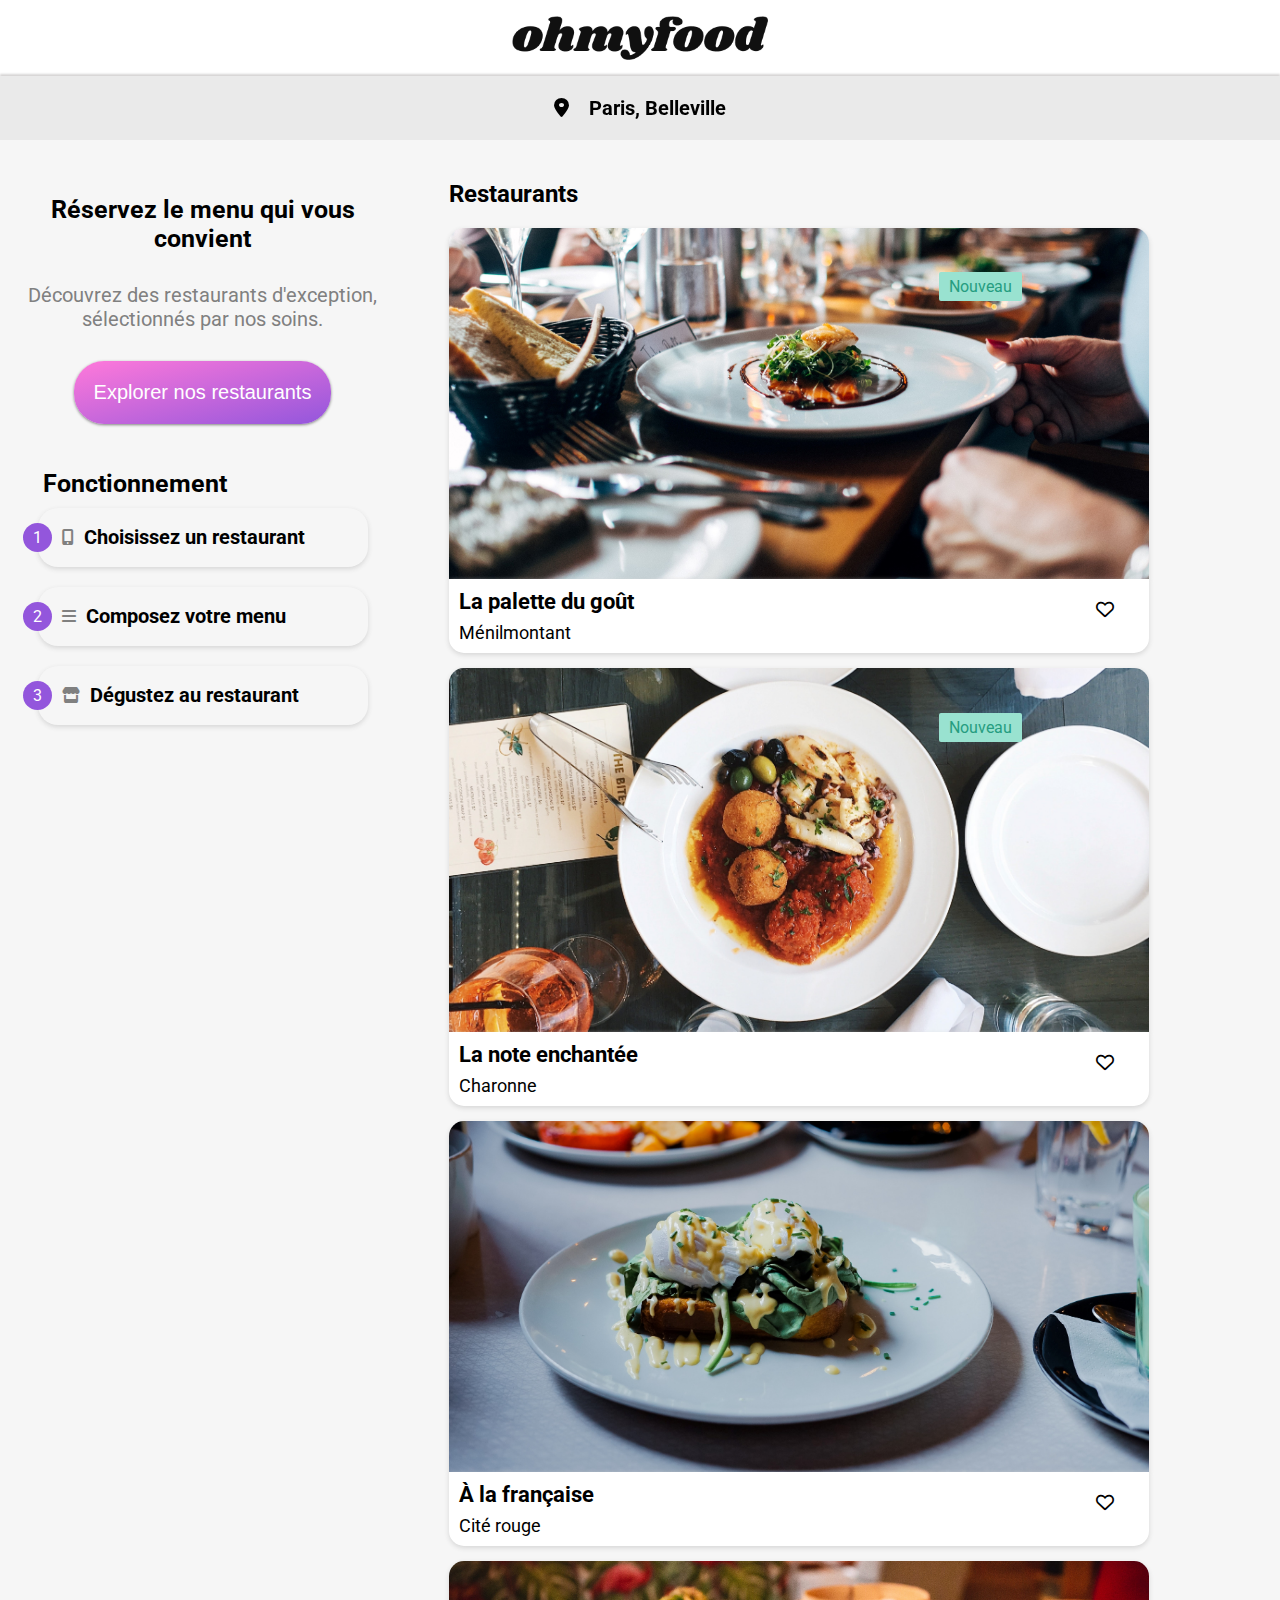
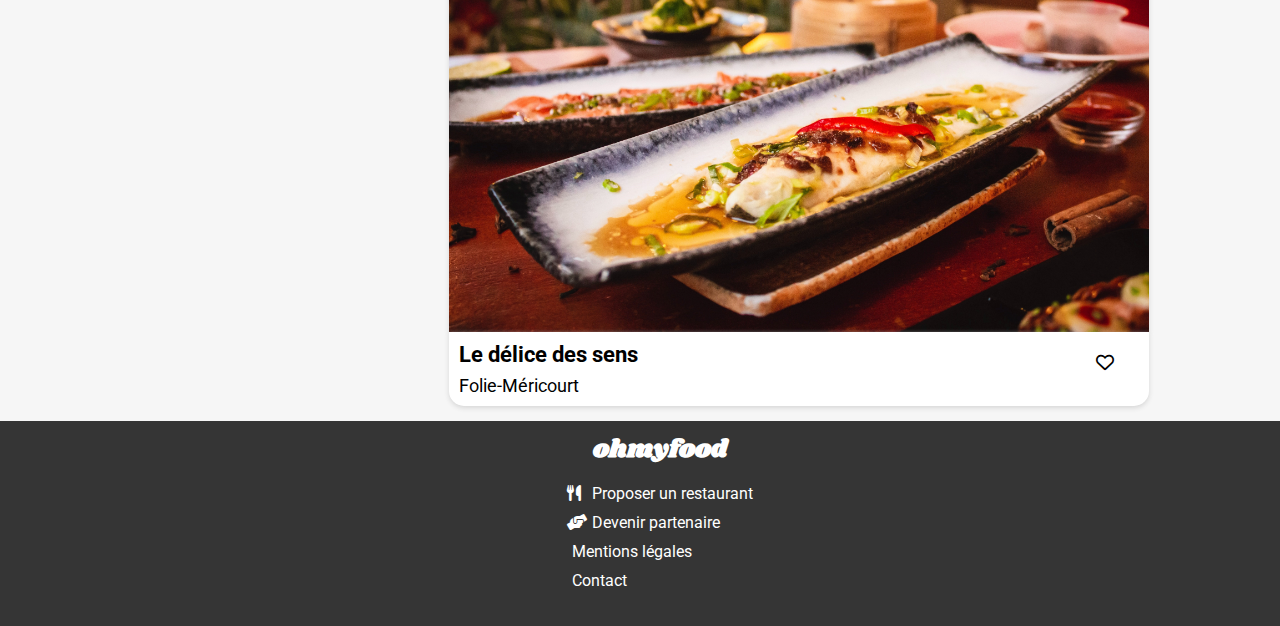
<file: index.html>
<!DOCTYPE html>
<html lang="fr">
    <head>
        <meta charset="UTF-8">
        <meta http-equiv="X-UA-Compatible" content="IE=edge">
        <meta name="viewport" content="width=device-width, initial-scale=1.0">
        <title>ohmyfood</title>
        <link rel="preconnect" href="https://fonts.googleapis.com">
        <link rel="preconnect" href="https://fonts.gstatic.com" crossorigin>
        <link href="https://fonts.googleapis.com/css2?family=Roboto&family=Shrikhand&display=swap" rel="stylesheet">
        <link rel="stylesheet" href="css/style.css"> 
        <link rel="stylesheet" href="https://cdnjs.cloudflare.com/ajax/libs/font-awesome/6.0.0/css/all.min.css" integrity="sha512-9usAa10IRO0HhonpyAIVpjrylPvoDwiPUiKdWk5t3PyolY1cOd4DSE0Ga+ri4AuTroPR5aQvXU9xC6qOPnzFeg==" crossorigin="anonymous" referrerpolicy="no-referrer" />
    </head>

    <body>

        <header>
            <img src="imgs/ohmyfood.png" alt="logo ohmyfood" class="logo">
        </header>

        <div class="body-loader">
            <div class="loader"></div>
        </div>
        <div class="header-place">
            <i class="fa-solid fa-location-dot"></i>
            <h1 class="header-place__text">Paris, Belleville</h1>
        </div>

        <div class="body">
            
            <section class="site-infos">

                <div class="site-info">
                    <h2 class="site-info__title">Réservez le menu qui vous convient</h2>
                    <p class="site-info__text">Découvrez des restaurants d'exception, sélectionnés par nos soins.</p>
                    <button class="site-info__button">Explorer nos restaurants</button>
                </div>
            
                <section class="site-explane">
                    <h2 class="site-explane__title">Fonctionnement</h2>
            
                    <div class="site-explane-steps">
                        <p class="site-explane-steps__number">1</p>
                        <i class="fa-solid fa-mobile-screen-button"></i>
                        <h2 class="site-explane-steps__text">Choisissez un restaurant</h2>
                    </div>
            
                    <div class="site-explane-steps">
                        <p class="site-explane-steps__number">2</p>
                        <i class="fa-solid fa-bars"></i>
                        <h2 class="site-explane-steps__text">Composez votre menu</h2>
                    </div>
            
                    <div class="site-explane-steps site-explane-steps--difcolor">
                        <p class="site-explane-steps__number">3</p>
                        <i class="fa-solid fa-store"></i>
                        <h2 class="site-explane-steps__text">Dégustez au restaurant</h2>
                    </div>
                </section>

            </section>
        
            <section class="section-resto">
                <h2 class="section-resto__title">Restaurants</h2>
        
                <a href="menu1.html" class="section-resto-prev">
                        <img src="imgs/jay-wennington-N_Y88TWmGwA-unsplash.jpg" alt="La palette du goût">
                        <div class="new-img">
                            <p>Nouveau</p>
                        </div>
                    <div class="section-resto-prev-footer">
                        <div class="section-resto-prev-footer-text">
                            <h2>La palette du goût</h2>
                            <p>Ménilmontant</p>
                        </div>
                        <div class="icon-hover-opacity">
                            <i class="far fa-heart fa-heart-black"></i>
                            <i class="fa-solid fa-heart fa-heart-colored"></i>
                        </div>
                    </div>
                </a>
        
                <a href="menu2.html" class="section-resto-prev">
                        <img src="imgs/stil-u2Lp8tXIcjw-unsplash.jpg" alt="La palette du goût" class="img--modif">
                        <div class="new-img">
                            <p>Nouveau</p>
                        </div>
                    <div class="section-resto-prev-footer">
                        <div class="section-resto-prev-footer-text">
                            <h2>La note enchantée</h2>
                            <p>Charonne</p>
                        </div>
                        <div class="icon-hover-opacity">
                            <i class="far fa-heart fa-heart-black"></i>
                            <i class="fa-solid fa-heart fa-heart-colored"></i>
                        </div>
                    </div>
                </a>
        
                <a href="menu3.html" class="section-resto-prev">
                        <img src="imgs/toa-heftiba-DQKerTsQwi0-unsplash.jpg" alt="La palette du goût">
                    <div class="section-resto-prev-footer">
                        <div class="section-resto-prev-footer-text">
                            <h2>À la française</h2>
                            <p>Cité rouge</p>
                        </div>
                        <div class="icon-hover-opacity">
                            <i class="far fa-heart fa-heart-black"></i>
                            <i class="fa-solid fa-heart fa-heart-colored"></i>
                        </div>
                    </div>
                </a>
        
                <a href="menu4.html" class="section-resto-prev">
                        <img src="imgs/louis-hansel-shotsoflouis-qNBGVyOCY8Q-unsplash.jpg" alt="La palette du goût" class="img--modif">
                    <div class="section-resto-prev-footer">
                        <div class="section-resto-prev-footer-text">
                            <h2>Le délice des sens</h2>
                            <p>Folie-Méricourt</p>
                        </div>
                        <div class="icon-hover-opacity">
                            <i class="far fa-heart fa-heart-black"></i>
                            <i class="fa-solid fa-heart fa-heart-colored"></i>
                        </div>
                    </div>
                </a>
            </section>
        </div>

        <footer>
            <h1 class="footer-title">ohmyfood</h1>
            <ul>
                <li class="footer__link"><i class="fa-solid fa-utensils"></i><a href="#">Proposer un restaurant</a></li>
                <li class="footer__link"><i class="fa-solid fa-handshake-angle"></i><a href="#">Devenir partenaire</a></li>
                <li class="footer__link"><a href="#">Mentions légales</a></li>
                <li class="footer__link"><a href="mailto:ddidnik@hotmail.fr">Contact</a></li>
            </ul>
        </footer>
        
    </body>
    
</html>
</file>
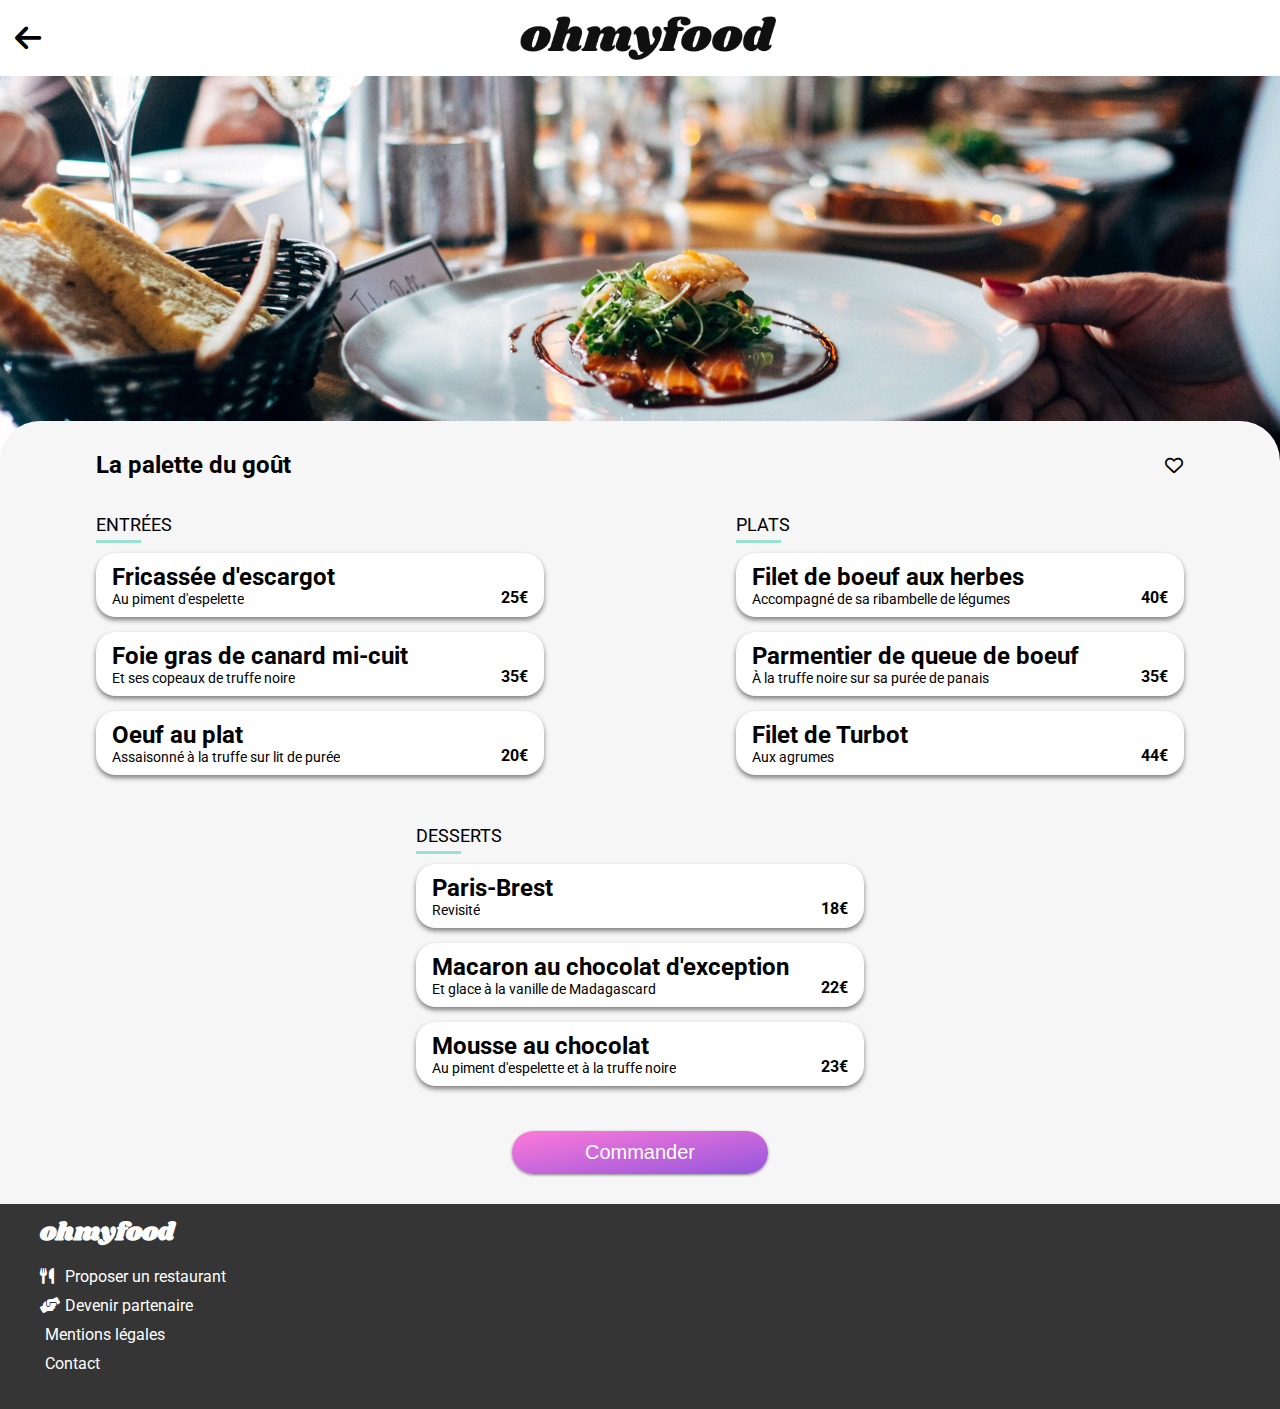
<file: menu1.html>
<!DOCTYPE html>
<html lang="fr">
    <head>
        <meta charset="UTF-8">
        <meta http-equiv="X-UA-Compatible" content="IE=edge">
        <meta name="viewport" content="width=device-width, initial-scale=1.0">
        <title>La palette du goût</title>
        <link rel="preconnect" href="https://fonts.googleapis.com">
        <link rel="preconnect" href="https://fonts.gstatic.com" crossorigin>
        <link href="https://fonts.googleapis.com/css2?family=Roboto&family=Shrikhand&display=swap" rel="stylesheet">
        <link rel="stylesheet" href="css/stylemp.css"> 
        <link rel="stylesheet" href="https://cdnjs.cloudflare.com/ajax/libs/font-awesome/6.0.0/css/all.min.css" integrity="sha512-9usAa10IRO0HhonpyAIVpjrylPvoDwiPUiKdWk5t3PyolY1cOd4DSE0Ga+ri4AuTroPR5aQvXU9xC6qOPnzFeg==" crossorigin="anonymous" referrerpolicy="no-referrer" />
    </head>

    <body>

        <header>
            <a href="index.html">
                <i class="fa-solid fa-arrow-left"></i>
            </a>
            <img src="imgs/ohmyfood.png" alt="logo ohmyfood" class="logo">
            <div>
    
            </div>
        </header>

        <div class="img-resto">
            <img src="imgs/jay-wennington-N_Y88TWmGwA-unsplash.jpg" alt="image du réstaurant">
        </div>

        <section class="section-menus">
            <div class="section-menus-title">
                <h2>La palette du goût</h2>
                <div class="icon-hover-opacity">
                    <i class="far fa-heart fa-heart-black"></i>
                    <i class="fa-solid fa-heart fa-heart-colored"></i>
                </div>
            </div>

            <div class="section-menus-cards">
                <p class="section-menus-cards__desc">ENTRÉES</p>

                <div class="section-menus-card section-menus-card--1">
                    <div class="section-menus-card-texts">
                        <div>
                            <h2>Fricassée d'escargot</h2>
                            <div class="section-menu-card-text">
                                <p>Au piment d'espelette</p>
                            </div>
                        </div>
                        <p class="section-menu-card__price"><strong>25€</strong></p>
                    </div> 
                    <div class="section-menus-card-icon">
                        <i class="far fa-circle-check"></i>
                    </div>   
                </div>

                <div class="section-menus-card section-menus-card--2">
                    <div class="section-menus-card-texts">
                        <div>
                            <h2>Foie gras de canard mi-cuit</h2>
                            <div class="section-menu-card-text">
                                <p>Et ses copeaux de truffe noire</p>
                            </div>
                        </div>
                        <p class="section-menu-card__price"><strong>35€</strong></p>
                    </div>
                    <div class="section-menus-card-icon">
                        <i class="far fa-circle-check"></i>
                    </div>    
                </div>

                <div class="section-menus-card section-menus-card--3">
                    <div class="section-menus-card-texts">
                        <div>
                            <h2>Oeuf au plat</h2>
                            <div class="section-menu-card-text">
                                <p>Assaisonné à la truffe sur lit de purée</p>
                            </div>
                        </div>
                        <p class="section-menu-card__price"><strong>20€</strong></p>
                    </div>
                    <div class="section-menus-card-icon">
                        <i class="far fa-circle-check"></i>
                    </div>    
                </div>
            </div>

            <div class="section-menus-cards">
                <p class="section-menus-cards__desc">PLATS</p>

                <div class="section-menus-card section-menus-card--4">
                    <div class="section-menus-card-texts">
                        <div>
                            <h2>Filet de boeuf aux herbes</h2>
                            <div class="section-menu-card-text">
                                <p>Accompagné de sa ribambelle de légumes</p>
                            </div>
                        </div>
                        <p class="section-menu-card__price"><strong>40€</strong></p>
                    </div> 
                    <div class="section-menus-card-icon">
                        <i class="far fa-circle-check"></i>
                    </div>   
                </div>

                <div class="section-menus-card section-menus-card--5">
                    <div class="section-menus-card-texts">
                        <div>
                            <h2>Parmentier de queue de boeuf</h2>
                            <div class="section-menu-card-text">
                                <p>À la truffe noire sur sa purée de panais</p>
                            </div>
                        </div>
                        <p class="section-menu-card__price"><strong>35€</strong></p>
                    </div>
                    <div class="section-menus-card-icon">
                        <i class="far fa-circle-check"></i>
                    </div>    
                </div>

                <div class="section-menus-card section-menus-card--6">
                    <div class="section-menus-card-texts">
                        <div>
                            <h2>Filet de Turbot</h2>
                            <div class="section-menu-card-text">
                                <p>Aux agrumes</p>
                            </div>
                        </div>
                        <p class="section-menu-card__price"><strong>44€</strong></p>
                    </div>
                    <div class="section-menus-card-icon">
                        <i class="far fa-circle-check"></i>
                    </div>    
                </div>
            </div>

            <div class="section-menus-cards">
                <p class="section-menus-cards__desc">DESSERTS</p>

                <div class="section-menus-card section-menus-card--7">
                    <div class="section-menus-card-texts">
                        <div>
                            <h2>Paris-Brest</h2>
                            <div class="section-menu-card-text">
                                <p>Revisité</p>
                            </div>
                        </div>
                        <p class="section-menu-card__price"><strong>18€</strong></p>
                    </div>   
                    <div class="section-menus-card-icon">
                        <i class="far fa-circle-check"></i>
                    </div> 
                </div>

                <div class="section-menus-card section-menus-card--8">
                    <div class="section-menus-card-texts">
                        <div>
                            <h2>Macaron au chocolat d'exception</h2>
                            <div class="section-menu-card-text">
                                <p>Et glace à la vanille de Madagascard</p>
                            </div>
                        </div>
                        <p class="section-menu-card__price"><strong>22€</strong></p>
                    </div>   
                    <div class="section-menus-card-icon">
                        <i class="far fa-circle-check"></i>
                    </div> 
                </div>

                <div class="section-menus-card section-menus-card--9">
                    <div class="section-menus-card-texts">
                        <div>
                            <h2>Mousse au chocolat</h2>
                            <div class="section-menu-card-text">
                                <p>Au piment d'espelette et à la truffe noire</p>
                            </div>
                        </div>
                        <p class="section-menu-card__price"><strong>23€</strong></p>
                    </div>    
                    <div class="section-menus-card-icon">
                        <i class="far fa-circle-check"></i>
                    </div>
                </div>
            </div>

            <button class="button-order">Commander</button>

        </section>

        <footer>
            <h1 class="footer-title">ohmyfood</h1>
            <ul>
                <li class="footer__link"><i class="fa-solid fa-utensils"></i><a href="#">Proposer un restaurant</a></li>
                <li class="footer__link"><i class="fa-solid fa-handshake-angle"></i><a href="#">Devenir partenaire</a></li>
                <li class="footer__link"><a href="#">Mentions légales</a></li>
                <li class="footer__link"><a href="#">Contact</a></li>
            </ul>
        </footer>

    </body>

</html>
</file>
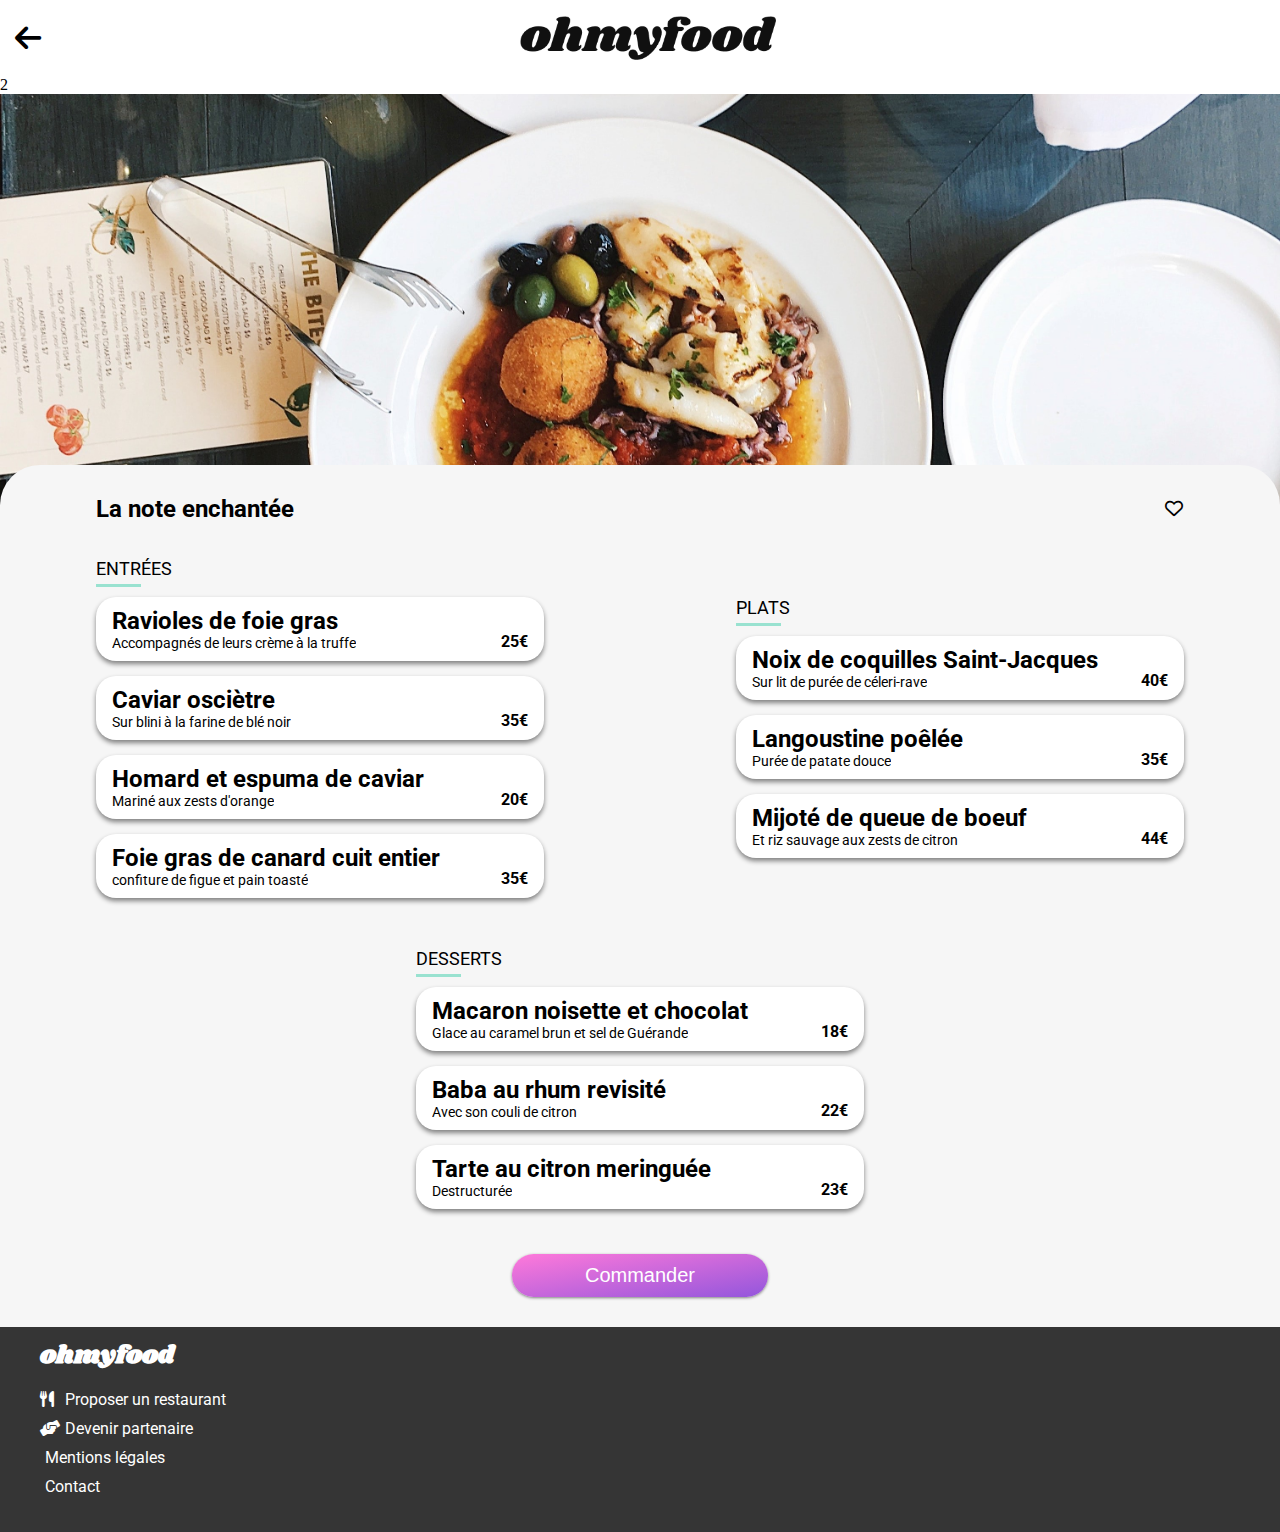
<file: menu2.html>
<!DOCTYPE html>
<html lang="fr">
    <head>
        <meta charset="UTF-8">
        <meta http-equiv="X-UA-Compatible" content="IE=edge">
        <meta name="viewport" content="width=device-width, initial-scale=1.0">
        <title>La note enchantée</title>
        <link rel="preconnect" href="https://fonts.googleapis.com">
        <link rel="preconnect" href="https://fonts.gstatic.com" crossorigin>
        <link href="https://fonts.googleapis.com/css2?family=Roboto&family=Shrikhand&display=swap" rel="stylesheet">
        <link rel="stylesheet" href="css/stylemp.css"> 
        <link rel="stylesheet" href="https://cdnjs.cloudflare.com/ajax/libs/font-awesome/6.0.0/css/all.min.css" integrity="sha512-9usAa10IRO0HhonpyAIVpjrylPvoDwiPUiKdWk5t3PyolY1cOd4DSE0Ga+ri4AuTroPR5aQvXU9xC6qOPnzFeg==" crossorigin="anonymous" referrerpolicy="no-referrer" />
    </head>

    <body>

        <header>
            <a href="index.html">
                <i class="fa-solid fa-arrow-left"></i>
            </a>
            <img src="imgs/ohmyfood.png" alt="logo ohmyfood" class="logo">
            <div>

            </div>
        </header>2
        <div class="img-resto">
            <img src="imgs/stil-u2Lp8tXIcjw-unsplash.jpg">
        </div>

        <section class="section-menus">
            <div class="section-menus-title">
                <h2>La note enchantée</h2>
                <div class="icon-hover-opacity">
                    <i class="far fa-heart fa-heart-black"></i>
                    <i class="fa-solid fa-heart fa-heart-colored"></i>
                </div>
            </div>

            <div class="section-menus-cards">
                <p class="section-menus-cards__desc">ENTRÉES</p>

                <div class="section-menus-card section-menus-card--1">
                    <div class="section-menus-card-texts">
                        <div>
                            <h2>Ravioles de foie gras</h2>
                            <div class="section-menu-card-text">
                                <p>Accompagnés de leurs crème à la truffe</p>
                            </div>
                        </div>
                        <p class="section-menu-card__price"><strong>25€</strong></p>
                    </div> 
                    <div class="section-menus-card-icon">
                        <i class="far fa-circle-check"></i>
                    </div>     
                </div>

                <div class="section-menus-card section-menus-card--2">
                    <div class="section-menus-card-texts">
                        <div>
                            <h2>Caviar osciètre</h2>
                            <div class="section-menu-card-text">
                                <p>Sur blini à la farine de blé noir</p>
                            </div>
                        </div>
                        <p class="section-menu-card__price"><strong>35€</strong></p>
                    </div>
                    <div class="section-menus-card-icon">
                        <i class="far fa-circle-check"></i>
                    </div>    
                </div>

                <div class="section-menus-card section-menus-card--3">
                    <div class="section-menus-card-texts">
                        <div>
                            <h2>Homard et espuma de caviar</h2>
                            <div class="section-menu-card-text">
                                <p>Mariné aux zests d'orange</p>
                            </div>
                        </div>
                        <p class="section-menu-card__price"><strong>20€</strong></p>
                    </div>
                    <div class="section-menus-card-icon">
                        <i class="far fa-circle-check"></i>
                    </div>    
                </div>

                <div class="section-menus-card section-menus-card--4">
                    <div class="section-menus-card-texts">
                        <div>
                            <h2>Foie gras de canard cuit entier</h2>
                            <div class="section-menu-card-text">
                                <p>confiture de figue et pain toasté</p>
                            </div>
                        </div>
                        <p class="section-menu-card__price"><strong>35€</strong></p>
                    </div>
                    <div class="section-menus-card-icon">
                        <i class="far fa-circle-check"></i>
                    </div>    
                </div>
            </div>

            <div class="section-menus-cards">
                <p class="section-menus-cards__desc">PLATS</p>

                <div class="section-menus-card section-menus-card--5">
                    <div class="section-menus-card-texts">
                        <div>
                            <h2>Noix de coquilles Saint-Jacques</h2>
                            <div class="section-menu-card-text">
                                <p>Sur lit de purée de céleri-rave</p>
                            </div>
                        </div>
                        <p class="section-menu-card__price"><strong>40€</strong></p>
                    </div> 
                    <div class="section-menus-card-icon">
                        <i class="far fa-circle-check"></i>
                    </div>   
                </div>

                <div class="section-menus-card section-menus-card--6">
                    <div class="section-menus-card-texts">
                        <div>
                            <h2>Langoustine poêlée</h2>
                            <div class="section-menu-card-text">
                                <p>Purée de patate douce</p>
                            </div>
                        </div>
                        <p class="section-menu-card__price"><strong>35€</strong></p>
                    </div>
                    <div class="section-menus-card-icon">
                        <i class="far fa-circle-check"></i>
                    </div>    
                </div>

                <div class="section-menus-card section-menus-card--7">
                    <div class="section-menus-card-texts">
                        <div>
                            <h2>Mijoté de queue de boeuf</h2>
                            <div class="section-menu-card-text">
                                <p>Et riz sauvage aux zests de citron</p>
                            </div>
                        </div>
                        <p class="section-menu-card__price"><strong>44€</strong></p>
                    </div>
                    <div class="section-menus-card-icon">
                        <i class="far fa-circle-check"></i>
                    </div>    
                </div>
            </div>

            <div class="section-menus-cards">
                <p class="section-menus-cards__desc">DESSERTS</p>

                <div class="section-menus-card section-menus-card--8">
                    <div class="section-menus-card-texts">
                        <div>
                            <h2>Macaron noisette et chocolat</h2>
                            <div class="section-menu-card-text">
                                <p>Glace au caramel brun et sel de Guérande</p>
                            </div>
                        </div>
                        <p class="section-menu-card__price"><strong>18€</strong></p>
                    </div>   
                    <div class="section-menus-card-icon">
                        <i class="far fa-circle-check"></i>
                    </div> 
                </div>

                <div class="section-menus-card section-menus-card--9">
                    <div class="section-menus-card-texts">
                        <div>
                            <h2>Baba au rhum revisité</h2>
                            <div class="section-menu-card-text">
                                <p>Avec son couli de citron</p>
                            </div>
                        </div>
                        <p class="section-menu-card__price"><strong>22€</strong></p>
                    </div>   
                    <div class="section-menus-card-icon">
                        <i class="far fa-circle-check"></i>
                    </div> 
                </div>

                <div class="section-menus-card section-menus-card--10">
                    <div class="section-menus-card-texts">
                        <div>
                            <h2>Tarte au citron meringuée</h2>
                            <div class="section-menu-card-text">
                                <p>Destructurée</p>
                            </div>
                        </div>
                        <p class="section-menu-card__price"><strong>23€</strong></p>
                    </div>    
                    <div class="section-menus-card-icon">
                        <i class="far fa-circle-check"></i>
                    </div>
                </div>
            </div>

            <button class="button-order">Commander</button>

        </section>

        <footer>
            <h1 class="footer-title">ohmyfood</h1>
            <ul>
                <li class="footer__link"><i class="fa-solid fa-utensils"></i><a href="#">Proposer un restaurant</a></li>
                <li class="footer__link"><i class="fa-solid fa-handshake-angle"></i><a href="#">Devenir partenaire</a></li>
                <li class="footer__link"><a href="#">Mentions légales</a></li>
                <li class="footer__link"><a href="#">Contact</a></li>
            </ul>
        </footer>

    </body>

</html>
</file>
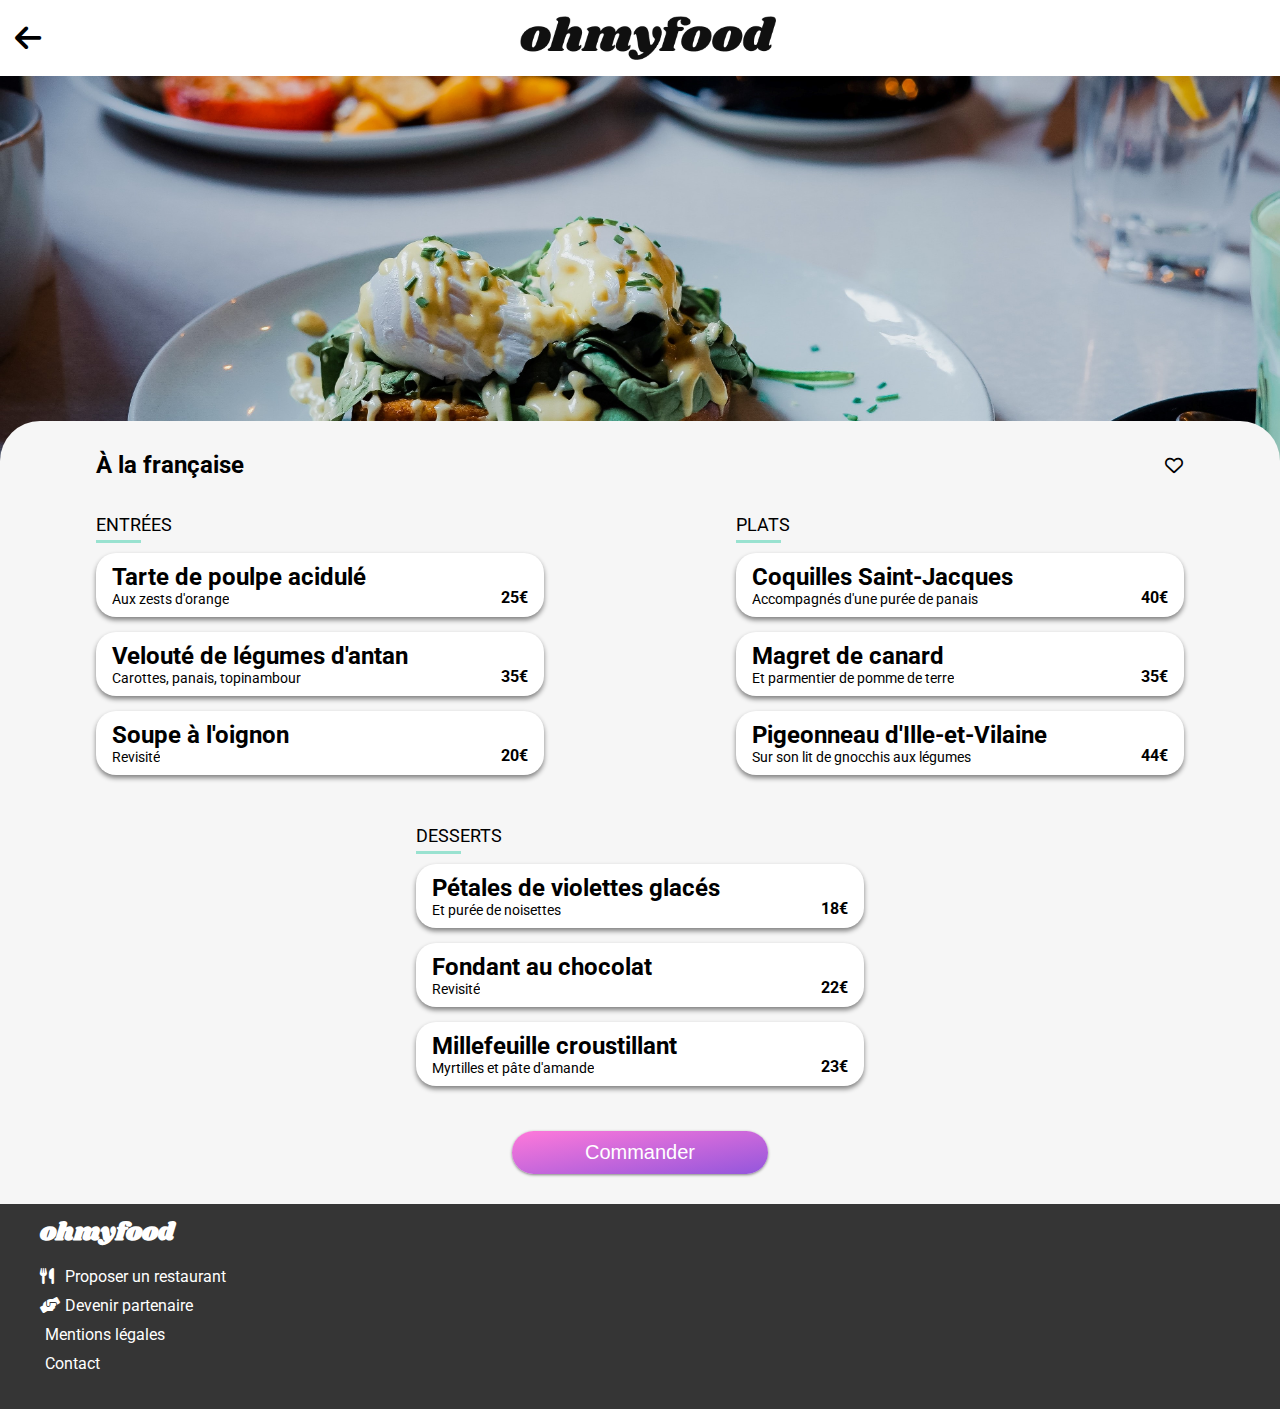
<file: menu3.html>
<!DOCTYPE html>
<html lang="fr">
    <head>
        <meta charset="UTF-8">
        <meta http-equiv="X-UA-Compatible" content="IE=edge">
        <meta name="viewport" content="width=device-width, initial-scale=1.0">
        <title>À la française</title>
        <link rel="preconnect" href="https://fonts.googleapis.com">
        <link rel="preconnect" href="https://fonts.gstatic.com" crossorigin>
        <link href="https://fonts.googleapis.com/css2?family=Roboto&family=Shrikhand&display=swap" rel="stylesheet">
        <link rel="stylesheet" href="css/stylemp.css"> 
        <link rel="stylesheet" href="https://cdnjs.cloudflare.com/ajax/libs/font-awesome/6.0.0/css/all.min.css" integrity="sha512-9usAa10IRO0HhonpyAIVpjrylPvoDwiPUiKdWk5t3PyolY1cOd4DSE0Ga+ri4AuTroPR5aQvXU9xC6qOPnzFeg==" crossorigin="anonymous" referrerpolicy="no-referrer" />
    </head>

    <body>

        <header>
            <a href="index.html">
                <i class="fa-solid fa-arrow-left"></i>
            </a>
            <img src="imgs/ohmyfood.png" alt="logo ohmyfood" class="logo">
            <div>

            </div>
        </header>

        <div class="img-resto">
            <img src="imgs/toa-heftiba-DQKerTsQwi0-unsplash.jpg">
        </div>

        <section class="section-menus">
            <div class="section-menus-title">
                <h2>À la française</h2>
                <div class="icon-hover-opacity">
                    <i class="far fa-heart fa-heart-black"></i>
                    <i class="fa-solid fa-heart fa-heart-colored"></i>
                </div>
            </div>

            <div class="section-menus-cards">
                <p class="section-menus-cards__desc">ENTRÉES</p>

                <div class="section-menus-card section-menus-card--1">
                    <div class="section-menus-card-texts">
                        <div>
                            <h2>Tarte de poulpe acidulé</h2>
                            <div class="section-menu-card-text">
                                <p>Aux zests d'orange</p>
                            </div>
                        </div>
                        <p class="section-menu-card__price"><strong>25€</strong></p>
                    </div> 
                    <div class="section-menus-card-icon">
                        <i class="far fa-circle-check"></i>
                    </div>     
                </div>

                <div class="section-menus-card section-menus-card--2">
                    <div class="section-menus-card-texts">
                        <div>
                            <h2>Velouté de légumes d'antan</h2>
                            <div class="section-menu-card-text">
                                <p>Carottes, panais, topinambour</p>
                            </div>
                        </div>
                        <p class="section-menu-card__price"><strong>35€</strong></p>
                    </div>
                    <div class="section-menus-card-icon">
                        <i class="far fa-circle-check"></i>
                    </div>    
                </div>

                <div class="section-menus-card section-menus-card--3">
                    <div class="section-menus-card-texts">
                        <div>
                            <h2>Soupe à l'oignon</h2>
                            <div class="section-menu-card-text">
                                <p>Revisité</p>
                            </div>
                        </div>
                        <p class="section-menu-card__price"><strong>20€</strong></p>
                    </div>
                    <div class="section-menus-card-icon">
                        <i class="far fa-circle-check"></i>
                    </div>    
                </div>
            </div>

            <div class="section-menus-cards">
                <p class="section-menus-cards__desc">PLATS</p>

                <div class="section-menus-card section-menus-card--4">
                    <div class="section-menus-card-texts">
                        <div>
                            <h2>Coquilles Saint-Jacques</h2>
                            <div class="section-menu-card-text">
                                <p>Accompagnés d'une purée de panais</p>
                            </div>
                        </div>
                        <p class="section-menu-card__price"><strong>40€</strong></p>
                    </div> 
                    <div class="section-menus-card-icon">
                        <i class="far fa-circle-check"></i>
                    </div>   
                </div>

                <div class="section-menus-card section-menus-card--5">
                    <div class="section-menus-card-texts">
                        <div>
                            <h2>Magret de canard</h2>
                            <div class="section-menu-card-text">
                                <p>Et parmentier de pomme de terre</p>
                            </div>
                        </div>
                        <p class="section-menu-card__price"><strong>35€</strong></p>
                    </div>
                    <div class="section-menus-card-icon">
                        <i class="far fa-circle-check"></i>
                    </div>    
                </div>

                <div class="section-menus-card section-menus-card--6">
                    <div class="section-menus-card-texts">
                        <div>
                            <h2>Pigeonneau d'Ille-et-Vilaine</h2>
                            <div class="section-menu-card-text">
                                <p>Sur son lit de gnocchis aux légumes</p>
                            </div>
                        </div>
                        <p class="section-menu-card__price"><strong>44€</strong></p>
                    </div>
                    <div class="section-menus-card-icon">
                        <i class="far fa-circle-check"></i>
                    </div>    
                </div>
            </div>

            <div class="section-menus-cards">
                <p class="section-menus-cards__desc">DESSERTS</p>

                <div class="section-menus-card section-menus-card--7">
                    <div class="section-menus-card-texts">
                        <div>
                            <h2>Pétales de violettes glacés</h2>
                            <div class="section-menu-card-text">
                                <p>Et purée de noisettes</p>
                            </div>
                        </div>
                        <p class="section-menu-card__price"><strong>18€</strong></p>
                    </div>   
                    <div class="section-menus-card-icon">
                        <i class="far fa-circle-check"></i>
                    </div> 
                </div>

                <div class="section-menus-card section-menus-card--8">
                    <div class="section-menus-card-texts">
                        <div>
                            <h2>Fondant au chocolat</h2>
                            <div class="section-menu-card-text">
                                <p>Revisité</p>
                            </div>
                        </div>
                        <p class="section-menu-card__price"><strong>22€</strong></p>
                    </div>   
                    <div class="section-menus-card-icon">
                        <i class="far fa-circle-check"></i>
                    </div> 
                </div>

                <div class="section-menus-card section-menus-card--9">
                    <div class="section-menus-card-texts">
                        <div>
                            <h2>Millefeuille croustillant</h2>
                            <div class="section-menu-card-text">
                                <p>Myrtilles et pâte d'amande</p>
                            </div>
                        </div>
                        <p class="section-menu-card__price"><strong>23€</strong></p>
                    </div>    
                    <div class="section-menus-card-icon">
                        <i class="far fa-circle-check"></i>
                    </div>
                </div>
            </div>

            <button class="button-order">Commander</button>

        </section>

        <footer>
            <h1 class="footer-title">ohmyfood</h1>
            <ul>
                <li class="footer__link"><i class="fa-solid fa-utensils"></i><a href="#">Proposer un restaurant</a></li>
                <li class="footer__link"><i class="fa-solid fa-handshake-angle"></i><a href="#">Devenir partenaire</a></li>
                <li class="footer__link"><a href="#">Mentions légales</a></li>
                <li class="footer__link"><a href="#">Contact</a></li>
            </ul>
        </footer>

    </body>

</html>
</file>
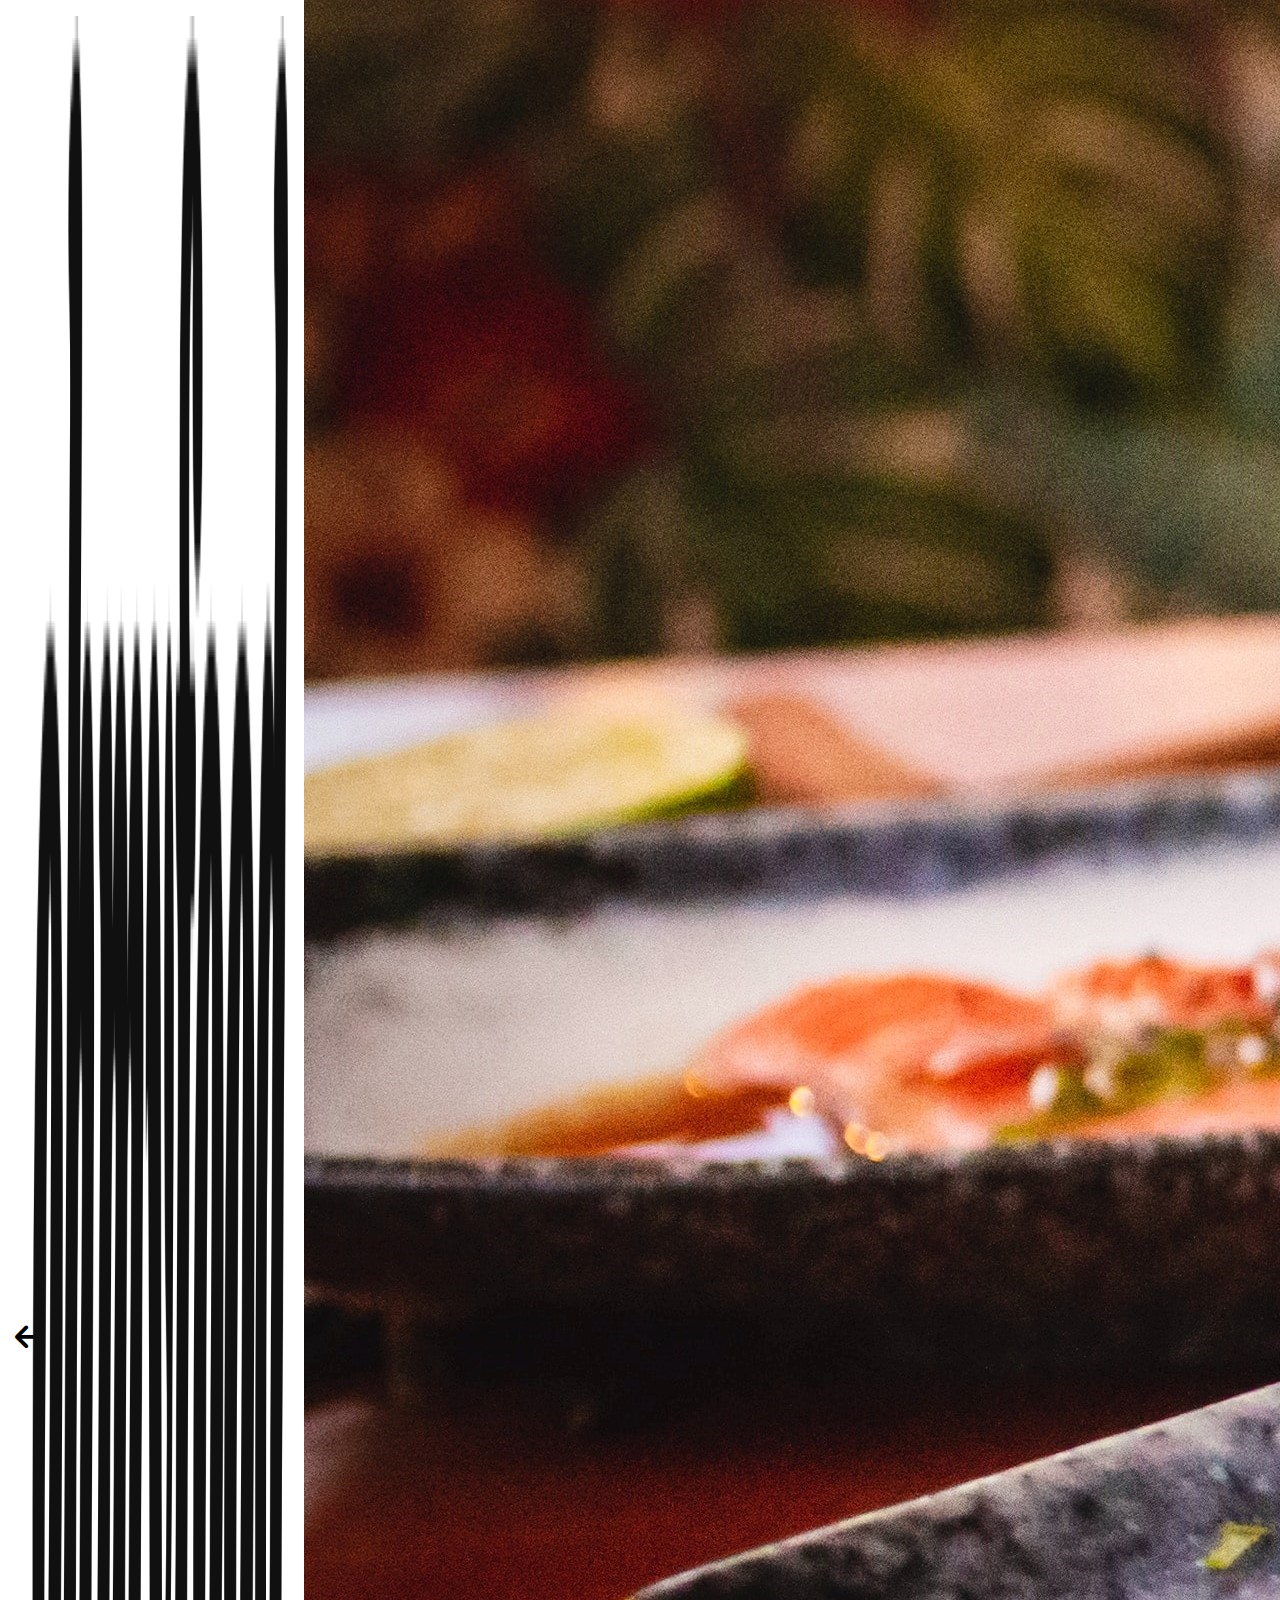
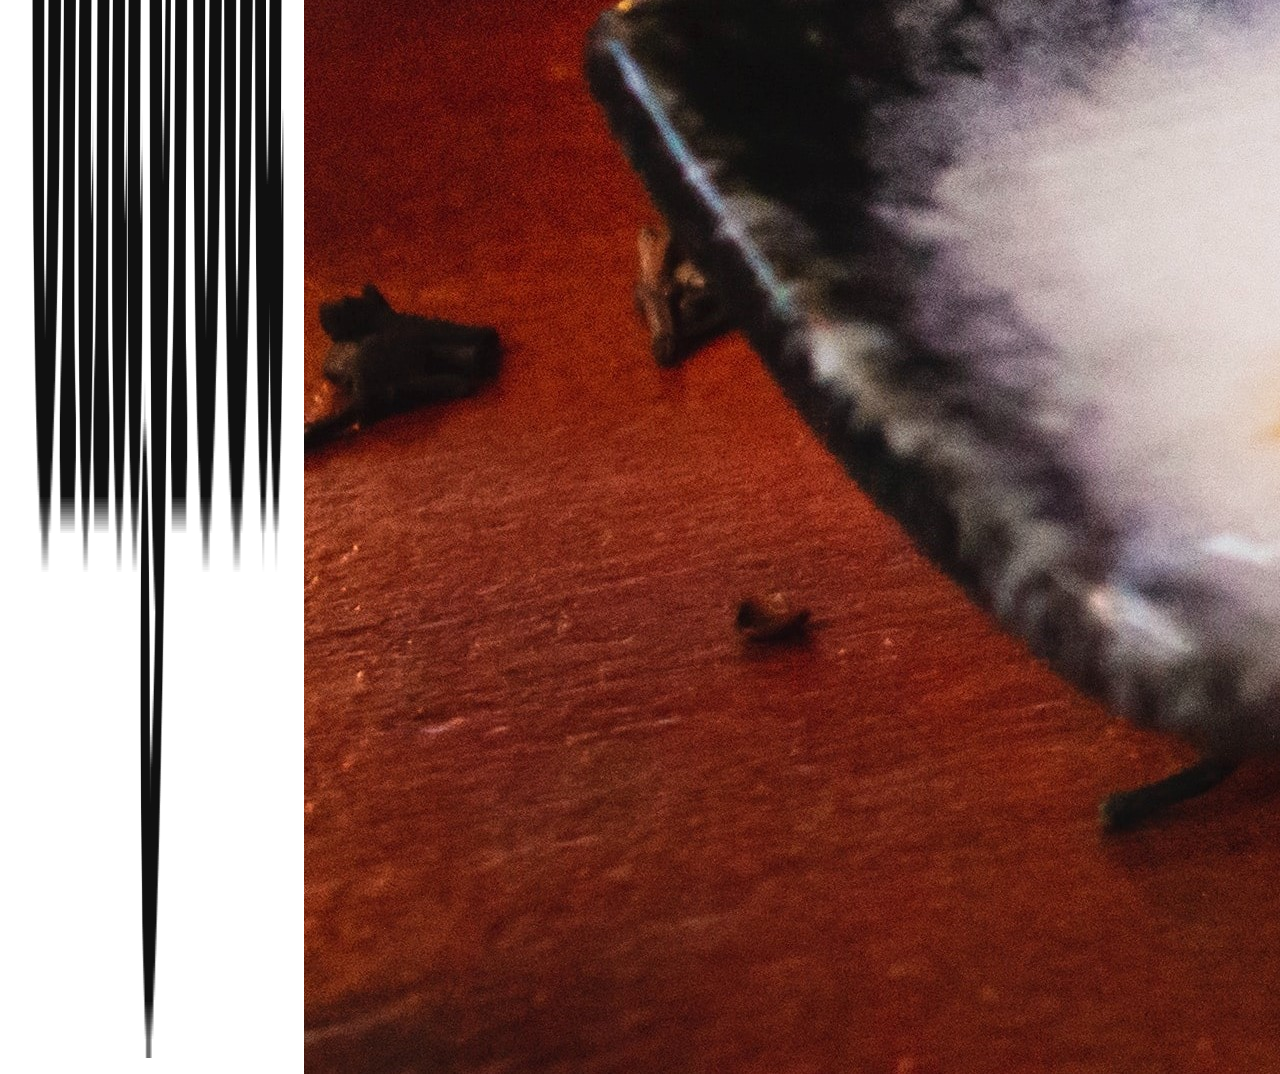
<file: menu4.html>
<!DOCTYPE html>
<html lang="fr">
    <head>
        <meta charset="UTF-8">
        <meta http-equiv="X-UA-Compatible" content="IE=edge">
        <meta name="viewport" content="width=device-width, initial-scale=1.0">
        <title>Le délice des sens</title>
        <link rel="preconnect" href="https://fonts.googleapis.com">
        <link rel="preconnect" href="https://fonts.gstatic.com" crossorigin>
        <link href="https://fonts.googleapis.com/css2?family=Roboto&family=Shrikhand&display=swap" rel="stylesheet">
        <link rel="stylesheet" href="css/stylemp.css"> 
        <link rel="stylesheet" href="https://cdnjs.cloudflare.com/ajax/libs/font-awesome/6.0.0/css/all.min.css" integrity="sha512-9usAa10IRO0HhonpyAIVpjrylPvoDwiPUiKdWk5t3PyolY1cOd4DSE0Ga+ri4AuTroPR5aQvXU9xC6qOPnzFeg==" crossorigin="anonymous" referrerpolicy="no-referrer" />
    </head>

    <body>

        <header>
            <a href="index.html">
                <i class="fa-solid fa-arrow-left"></i>
            </a>
            <img src="imgs/ohmyfood.png" alt="logo ohmyfood" class="logo">
            <div>

            </div>
        </header2

        <div class="img-resto">
            <img src="imgs/louis-hansel-shotsoflouis-qNBGVyOCY8Q-unsplash.jpg">
        </div>

        <section class="section-menus">
            <div class="section-menus-title">
                <h2>Le délice des sens</h2>
                <div class="icon-hover-opacity">
                    <i class="far fa-heart fa-heart-black"></i>
                    <i class="fa-solid fa-heart fa-heart-colored"></i>
                </div>
            </div>

            <div class="section-menus-cards">
                <p class="section-menus-cards__desc">ENTRÉES</p>

                <div class="section-menus-card section-menus-card--1">
                    <div class="section-menus-card-texts">
                        <div>
                            <h2>Tartare de thon</h2>
                            <div class="section-menu-card-text">
                                <p>Assaisonné au yuzu</p>
                            </div>
                        </div>
                        <p class="section-menu-card__price"><strong>25€</strong></p>
                    </div> 
                    <div class="section-menus-card-icon">
                        <i class="far fa-circle-check"></i>
                    </div>     
                </div>

                <div class="section-menus-card section-menus-card--2">
                    <div class="section-menus-card-texts">
                        <div>
                            <h2>Bouchée de homard croustillant</h2>
                            <div class="section-menu-card-text">
                                <p>Et sa farandole de petits légumes</p>
                            </div>
                        </div>
                        <p class="section-menu-card__price"><strong>35€</strong></p>
                    </div>
                    <div class="section-menus-card-icon">
                        <i class="far fa-circle-check"></i>
                    </div>    
                </div>

                <div class="section-menus-card section-menus-card--3">
                    <div class="section-menus-card-texts">
                        <div>
                            <h2>Velouté de cèpes</h2>
                            <div class="section-menu-card-text">
                                <p>Aux truffes</p>
                            </div>
                        </div>
                        <p class="section-menu-card__price"><strong>20€</strong></p>
                    </div>
                    <div class="section-menus-card-icon">
                        <i class="far fa-circle-check"></i>
                    </div>    
                </div>
            </div>

            <div class="section-menus-cards">
                <p class="section-menus-cards__desc">PLATS</p>

                <div class="section-menus-card section-menus-card--4">
                    <div class="section-menus-card-texts">
                        <div>
                            <h2>Poulet rôti aux herbes de provence</h2>
                            <div class="section-menu-card-text">
                                <p>Et sa crème de truffe</p>
                            </div>
                        </div>
                        <p class="section-menu-card__price"><strong>40€</strong></p>
                    </div> 
                    <div class="section-menus-card-icon">
                        <i class="far fa-circle-check"></i>
                    </div>   
                </div>

                <div class="section-menus-card section-menus-card--5">
                    <div class="section-menus-card-texts">
                        <div>
                            <h2>Langouste rôti</h2>
                            <div class="section-menu-card-text">
                                <p>Et ses légumes de saison</p>
                            </div>
                        </div>
                        <p class="section-menu-card__price"><strong>35€</strong></p>
                    </div>
                    <div class="section-menus-card-icon">
                        <i class="far fa-circle-check"></i>
                    </div>    
                </div>

                <div class="section-menus-card section-menus-card--6">
                    <div class="section-menus-card-texts">
                        <div>
                            <h2>Côte de boeuf angus</h2>
                            <div class="section-menu-card-text">
                                <p>Et sa purée de panais</p>
                            </div>
                        </div>
                        <p class="section-menu-card__price"><strong>44€</strong></p>
                    </div>
                    <div class="section-menus-card-icon">
                        <i class="far fa-circle-check"></i>
                    </div>    
                </div>
            </div>

            <div class="section-menus-cards">
                <p class="section-menus-cards__desc">DESSERTS</p>

                <div class="section-menus-card section-menus-card--7">
                    <div class="section-menus-card-texts">
                        <div>
                            <h2>Farandole de desserts</h2>
                            <div class="section-menu-card-text">
                                <p>Du chef</p>
                            </div>
                        </div>
                        <p class="section-menu-card__price"><strong>18€</strong></p>
                    </div>   
                    <div class="section-menus-card-icon">
                        <i class="far fa-circle-check"></i>
                    </div> 
                </div>

                <div class="section-menus-card section-menus-card--8">
                    <div class="section-menus-card-texts">
                        <div>
                            <h2>Crème brulée</h2>
                            <div class="section-menu-card-text">
                                <p>Revisité</p>
                            </div>
                        </div>
                        <p class="section-menu-card__price"><strong>22€</strong></p>
                    </div>   
                    <div class="section-menus-card-icon">
                        <i class="far fa-circle-check"></i>
                    </div> 
                </div>

                <div class="section-menus-card section-menus-card--9">
                    <div class="section-menus-card-texts">
                        <div>
                            <h2>Tiramisu</h2>
                            <div class="section-menu-card-text">
                                <p>À la noisette</p>
                            </div>
                        </div>
                        <p class="section-menu-card__price"><strong>23€</strong></p>
                    </div>    
                    <div class="section-menus-card-icon">
                        <i class="far fa-circle-check"></i>
                    </div>
                </div>
            </div>

            <button class="button-order">Commander</button>

        </section>

        <footer>
            <h1 class="footer-title">ohmyfood</h1>
            <ul>
                <li class="footer__link"><i class="fa-solid fa-utensils"></i><a href="#">Proposer un restaurant</a></li>
                <li class="footer__link"><i class="fa-solid fa-handshake-angle"></i><a href="#">Devenir partenaire</a></li>
                <li class="footer__link"><a href="#">Mentions légales</a></li>
                <li class="footer__link"><a href="#">Contact</a></li>
            </ul>
        </footer>

    </body>

</html>
</file>
<file: css/style.css>
/* sass -w style.scss:css/style.css */
body {
  margin: 0px;
  padding: 0px;
  gap: 0px;
}
h1, h2, h3, p, li {
  font-family: "Roboto", sans-serif;
  margin: 0px;
}

.body {
  display: flex;
}
@media screen and (max-width: 1150px) {
  .body {
    display: flex;
    flex-direction: column;
  }
}

.site-infos {
  display: flex;
  flex-direction: column;
  width: 30%;
  background-color: #f6f6f6;
  padding: 40px 15px 0 15px;
  align-items: center;
}
@media screen and (max-width: 1150px) {
  .site-infos {
    width: 100%;
    padding: 0;
    background-color: #fff;
  }
}
@media screen and (max-width: 720px) {
  .site-infos {
    background-color: #fff;
  }
}

.body-loader {
  width: 100%;
  height: 100%;
  background-color: #eaeaea;
  display: flex;
  justify-content: center;
  animation: fond 2s cubic-bezier(1, -0.01, 1, -0.03);
  opacity: 0;
  position: fixed;
  z-index: 0;
  top: 0;
  left: 0;
}
.body-loader .loader {
  margin: 200px auto;
  border: 15px solid #eaeaea;
  width: 150px;
  height: 150px;
  border-top-color: #9356DC;
  border-bottom-color: #FF79DA;
  border-radius: 50%;
  animation: spin 2s linear;
  opacity: 0;
  background-color: #eaeaea;
}
@keyframes spin {
  0% {
    transform: rotate(0deg);
    opacity: 1;
  }
  100% {
    transform: rotate(360deg);
    opacity: 0;
  }
}
@keyframes fond {
  0% {
    opacity: 1;
    z-index: 1000;
  }
  100% {
    opacity: 0;
    z-index: 1000;
  }
}

header {
  display: flex;
  flex-direction: row;
  justify-content: space-between;
  justify-content: center;
  position: relative;
  z-index: 3;
}

.logo {
  width: 20%;
  padding: 1em;
}
@media screen and (max-width: 720px) {
  .logo {
    width: 50%;
  }
}

.header-place {
  display: flex;
  flex-direction: row;
  justify-content: center;
  align-items: center;
  width: 100%;
  background-color: #eaeaea;
  box-shadow: 0px -2px 2px #D7D5D5;
  position: relative;
  z-index: 3;
}
.header-place h1 {
  font-size: 20px;
  padding: 20px 0px;
}
.header-place i {
  padding-right: 1em;
  font-size: 20px;
}

.site-info {
  display: flex;
  flex-direction: column;
  align-items: center;
  background-color: #f6f6f6;
  padding: 30px 0px;
  position: relative;
  z-index: 3;
  padding: 15px 0;
}
.site-info .site-info__title {
  font-size: 25px;
  text-align: center;
}
@media screen and (max-width: 1150px) {
  .site-info {
    width: 100%;
  }
}
@media screen and (max-width: 720px) {
  .site-info {
    width: 100%;
    padding: 60px 0;
  }
}
.site-info p {
  text-align: center;
  font-size: 20px;
  padding: 30px 0px;
  color: grey;
}
.site-info button {
  background: linear-gradient(to bottom right, #FF79DA, #9356DC);
  border-radius: 30px;
  color: white;
  padding: 20px;
  border: 0px;
  font-size: 20px;
  box-shadow: 0px 1px 3px grey;
  transition-duration: 500ms;
}
.site-info button:hover {
  box-shadow: 0px 2px 6px grey;
  background: linear-gradient(to bottom right, #ff9de4, #a674e2);
}

.site-explane {
  padding: 30px 0px;
  display: flex;
  flex-direction: column;
  align-items: center;
  position: relative;
  z-index: 3;
  background-color: #f6f6f6;
  width: 90%;
}
@media screen and (max-width: 1300px) {
  .site-explane {
    width: 100%;
  }
}
@media screen and (max-width: 1150px) {
  .site-explane {
    width: 90%;
    background-color: #fff;
  }
}
@media screen and (max-width: 720px) {
  .site-explane {
    background-color: #fff;
    width: 90%;
  }
}
.site-explane h2 {
  font-size: 25px;
  width: 85%;
}
.site-explane .site-explane-steps {
  display: flex;
  background-color: #f6f6f6;
  margin: 10px 0px;
  padding: 15px;
  border-radius: 20px;
  width: 80%;
  gap: 10px;
  box-shadow: 0px 2px 5px #d6d6d6;
  transition-duration: 200ms;
}
.site-explane .site-explane-steps p {
  color: white;
  background-color: #9356DC;
  border-radius: 20px;
  margin: 0px 0px 0px -30px;
  padding: 5px 10px;
}
.site-explane .site-explane-steps i {
  margin-top: 6px;
  color: grey;
}
.site-explane .site-explane-steps h2 {
  font-size: 20px;
  margin-top: 2px;
}
.site-explane .site-explane-steps:hover {
  background-color: #f5edff;
}
.site-explane .site-explane-steps:hover i {
  color: #9356DC;
}

a.section-resto-prev {
  color: black;
}

a.section-resto-prev:link {
  text-decoration: none;
  color: black;
}

.section-resto {
  position: relative;
  display: flex;
  flex-direction: row;
  flex-wrap: wrap;
  justify-content: space-around;
  background-color: #f6f6f6;
  padding-top: 20px;
  width: 70%;
}
@media screen and (max-width: 1300px) {
  .section-resto {
    flex-direction: column;
  }
}
@media screen and (max-width: 1150px) {
  .section-resto {
    width: 100%;
  }
}
.section-resto .section-resto__title {
  margin: 20px 0;
  margin-left: 5%;
  width: auto;
  font-size: 24px;
  width: 90%;
}
@media screen and (max-width: 1150px) {
  .section-resto .section-resto__title {
    width: 80%;
    margin: 20px auto;
  }
}
@media screen and (max-width: 768px) {
  .section-resto .section-resto__title {
    width: 90%;
  }
}
.section-resto .section-resto-prev {
  display: flex;
  flex-direction: column;
  width: 40%;
  border-radius: 15px;
  padding-bottom: 15px;
  margin-left: 5%;
  position: relative;
  transition-duration: 500ms;
}
@media screen and (max-width: 1300px) {
  .section-resto .section-resto-prev {
    width: 80%;
  }
}
@media screen and (max-width: 1150px) {
  .section-resto .section-resto-prev {
    margin: auto;
  }
}
.section-resto .section-resto-prev img {
  height: 16em;
}
@media screen and (max-width: 1300px) {
  .section-resto .section-resto-prev img {
    height: auto;
  }
}
@media screen and (max-width: 768px) {
  .section-resto .section-resto-prev {
    width: 90%;
  }
}
.section-resto .section-resto-prev:hover {
  transform: scale(1.03);
}
.section-resto .section-resto-prev img {
  border-radius: 15px 15px 0px 0px;
  box-shadow: 0px 2px 5px #d6d6d6;
  width: 100%;
}
.section-resto .section-resto-prev .new-img {
  position: absolute;
  z-index: 999;
  margin: 0 auto;
  left: 70%;
  top: 10%;
  color: #269d80;
  background-color: #99e2d0;
  padding: 5px 10px;
  border-radius: 2px;
}
.section-resto .section-resto-prev .section-resto-prev-footer {
  background-color: white;
  border-radius: 0px 0px 15px 15px;
  display: flex;
  justify-content: space-between;
  box-shadow: 0px 2px 5px #d6d6d6;
}
.section-resto .section-resto-prev .section-resto-prev-footer i {
  padding: 20px;
}
.section-resto .section-resto-prev .section-resto-prev-footer .fa-heart-colored {
  position: relative;
  z-index: 99;
  left: -12%;
  opacity: 0;
  font-size: 20px;
  -webkit-transition: opacity 300ms ease-in-out;
}
.section-resto .section-resto-prev .section-resto-prev-footer .fa-heart-colored:before {
  background: -webkit-gradient(linear, left top, left bottom, from(#FF79DA), to(#9356DC));
  -webkit-background-clip: text;
  -webkit-text-fill-color: transparent;
}
.section-resto .section-resto-prev .section-resto-prev-footer .icon-hover-opacity:hover .fa-heart-colored {
  opacity: 1;
}
.section-resto .section-resto-prev .section-resto-prev-footer .icon-hover-opacity:hover .fa-heart-black {
  opacity: 0;
}
.section-resto .section-resto-prev .section-resto-prev-footer .fa-heart-black {
  position: relative;
  font-size: 18px;
  z-index: 1;
  left: 40%;
  opacity: 1;
  -webkit-transition: opacity 200ms linear;
}
.section-resto .section-resto-prev .section-resto-prev-footer-text {
  padding: 10px;
}
.section-resto .section-resto-prev .section-resto-prev-footer-text h2 {
  font-size: 22px;
}
.section-resto .section-resto-prev .section-resto-prev-footer-text p {
  padding-top: 8px;
  font-size: 18px;
}

footer {
  position: relative;
  z-index: 999;
  background-color: #353535;
  padding: 10px 0px;
  display: flex;
  flex-direction: column;
  align-items: center;
}
@media screen and (max-width: 1150px) {
  footer {
    align-items: start;
  }
}
footer h1 {
  font-family: "Shrikhand", cursive;
  color: white;
  font-size: 25px;
  padding-left: 40px;
}
footer li {
  color: white;
  list-style-type: none;
  padding-bottom: 10px;
}
footer a {
  text-decoration: none;
  color: white;
  padding-left: 5px;
}
footer i {
  width: 20px;
}

/*# sourceMappingURL=style.css.map */
</file>
<file: css/stylemp.css>
/* sass -w stylemp.scss:../css/stylemp.css */
body {
  margin: 0px;
  padding: 0px;
  gap: 0px;
}

h1, h2, h3, p, li {
  font-family: "Roboto", sans-serif;
  margin: 0px;
}

header {
  display: flex;
  flex-direction: row;
  justify-content: space-between;
}
header a {
  display: flex;
  justify-content: center;
  align-items: center;
  text-decoration: none;
}
header .logo {
  margin-left: -40px;
}
header i {
  font-size: 30px;
  color: black;
  padding: 0px 15px;
}

.logo {
  width: 20%;
  padding: 1em;
}
@media screen and (max-width: 1150px) {
  .logo {
    width: 50%;
  }
}

.img-resto {
  position: relative;
  width: 100%;
  z-index: 1;
}
.img-resto img {
  width: 100%;
}

.section-menus {
  display: flex;
  flex-wrap: wrap;
  justify-content: center;
  position: relative;
  background-color: #f6f6f6;
  border-top-left-radius: 40px;
  border-top-right-radius: 40px;
  padding-top: 30px;
  margin-top: -440px;
  z-index: 3;
}
@media screen and (max-width: 1450px) {
  .section-menus {
    margin-top: -300px;
  }
}
@media screen and (max-width: 1150px) {
  .section-menus {
    margin-top: -175px;
  }
}
@media screen and (max-width: 700px) {
  .section-menus {
    margin-top: -50px;
  }
}
.section-menus .section-menus-title {
  width: 85%;
  padding: 0px 0px;
  display: flex;
  justify-content: space-between;
  align-items: center;
}
.section-menus .section-menus-title .fa-heart-colored {
  position: relative;
  z-index: 99;
  opacity: 0;
  font-size: 20px;
  -webkit-transition: opacity 300ms ease-in-out;
}
.section-menus .section-menus-title .fa-heart-colored:before {
  background: -webkit-gradient(linear, left top, left bottom, from(#FF79DA), to(#9356DC));
  -webkit-background-clip: text;
  -webkit-text-fill-color: transparent;
}
.section-menus .section-menus-title .icon-hover-opacity:hover .fa-heart-colored {
  opacity: 1;
}
.section-menus .section-menus-title .icon-hover-opacity:hover .fa-heart-black {
  opacity: 0;
}
.section-menus .section-menus-title .fa-heart-black {
  position: relative;
  z-index: 1;
  left: 55%;
  opacity: 1;
  font-size: 18px;
  -webkit-transition: opacity 200ms linear;
}
.section-menus .section-menus-title h1 {
  font-family: "Shrikhand", cursive;
}
.section-menus .section-menus-cards {
  width: 35%;
  margin: auto;
}
@media screen and (max-width: 1000px) {
  .section-menus .section-menus-cards {
    width: 80%;
    margin-left: 10%;
  }
}
@media screen and (max-width: 700px) {
  .section-menus .section-menus-cards {
    width: 90%;
    margin-left: 5%;
  }
}
.section-menus .section-menus-cards .section-menus-cards__desc {
  margin: 30px 0px 10px 0px;
  padding: 5px 0px;
  font-size: 18px;
  border-bottom: 3px solid #99E2D0;
  width: 10%;
}
.section-menus .section-menus-cards .section-menus-card {
  margin-bottom: 15px;
  background-color: white;
  border-radius: 20px;
  padding: 10px 16px;
  box-shadow: 0px 3px 5px grey;
  display: flex;
  flex-direction: row;
  flex-wrap: nowrap;
  overflow: hidden;
  animation: 2500ms cubic-bezier(0, 1, 0.47, 1) slideInTop;
}
.section-menus .section-menus-cards .section-menus-card--1 {
  animation-delay: 50ms;
}
.section-menus .section-menus-cards .section-menus-card--2 {
  animation-delay: 100ms;
}
.section-menus .section-menus-cards .section-menus-card--3 {
  animation-delay: 150ms;
}
.section-menus .section-menus-cards .section-menus-card--4 {
  animation-delay: 200ms;
}
.section-menus .section-menus-cards .section-menus-card--5 {
  animation-delay: 250ms;
}
.section-menus .section-menus-cards .section-menus-card--6 {
  animation-delay: 300ms;
}
.section-menus .section-menus-cards .section-menus-card--7 {
  animation-delay: 350ms;
}
.section-menus .section-menus-cards .section-menus-card--8 {
  animation-delay: 400ms;
}
.section-menus .section-menus-cards .section-menus-card--9 {
  animation-delay: 450ms;
}
.section-menus .section-menus-cards .section-menus-card--10 {
  animation-delay: 500ms;
}
.section-menus .section-menus-cards .section-menus-card .section-menus-card-texts {
  display: flex;
  flex-direction: row;
  flex-wrap: nowrap;
  transition-duration: 200ms;
  justify-content: space-between;
  width: 100%;
}
.section-menus .section-menus-cards .section-menus-card .section-menus-card-texts > div {
  white-space: nowrap;
  overflow: visible;
  transition-duration: 200ms;
  width: 100%;
  transition: transform 300ms;
}
.section-menus .section-menus-cards .section-menus-card .section-menus-card-texts .section-menu-card-text {
  display: flex;
  flex-direction: row;
  justify-content: space-between;
}
.section-menus .section-menus-cards .section-menus-card .section-menus-card-texts .section-menu-card-text p {
  position: relative;
  z-index: 1;
  font-size: 14px;
  white-space: nowrap;
  text-overflow: ellipsis;
  overflow: hidden;
  transition-duration: 200ms;
}
.section-menus .section-menus-cards .section-menus-card .section-menus-card-texts .section-menu-card__price {
  display: flex;
  align-items: flex-end;
  justify-content: flex-end;
  position: relative;
  z-index: 999;
  transition: transform 300ms;
}
.section-menus .section-menus-cards .section-menus-card .section-menus-card-icon {
  width: 60px;
  background-color: #99E2D0;
  border-top-right-radius: 20px;
  border-bottom-right-radius: 20px;
  margin: -10px -16px -10px -30%;
  display: flex;
  align-items: center;
  justify-content: center;
  position: relative;
  z-index: 999;
  left: 35%;
  transition: transform 300ms;
}
.section-menus .section-menus-cards .section-menus-card .section-menus-card-icon .fa-circle-check {
  color: #99E2D0;
  background-color: #fff;
  border-radius: 100%;
  font-size: 25px;
  transition: transform 300ms;
}
.section-menus .section-menus-cards .section-menus-card h1 {
  font-size: 18px;
  white-space: nowrap;
}
.section-menus .button-order {
  background: linear-gradient(to bottom right, #FF79DA, #9356DC);
  border-radius: 40px;
  color: white;
  padding: 10px 10px;
  border: 0px;
  font-size: 20px;
  width: 20%;
  margin: 30px 25%;
  box-shadow: 0px 1px 3px grey;
  transition-duration: 500ms;
}
@media screen and (max-width: 800px) {
  .section-menus .button-order {
    width: 50%;
  }
}
.section-menus .button-order:hover {
  box-shadow: 0px 2px 6px grey;
  background: linear-gradient(to bottom right, #ff9de4, #a674e2);
}

@keyframes slideInTop {
  0% {
    transform: translateY(20%);
    opacity: 0;
  }
  100% {
    transform: translateY(0);
    opacity: 1;
  }
}
.section-menus-card:hover > .section-menus-card-texts > div > h1 {
  white-space: nowrap;
  overflow: hidden;
  text-overflow: ellipsis;
  width: 80%;
}
.section-menus-card:hover > .section-menus-card-texts > div > div {
  width: 70%;
  white-space: nowrap;
  overflow: hidden;
  text-overflow: ellipsis;
}
.section-menus-card:hover > .section-menus-card-icon {
  transform: translateX(-125%);
}
.section-menus-card:hover > .section-menus-card-texts > .section-menu-card__price {
  transform: translateX(-190%);
}
.section-menus-card:hover > .section-menus-card-icon > .fa-circle-check {
  transform: rotate(360deg);
}

@media screen and (max-width: 1150px) {
  .section-menus-card:hover > .section-menus-card-texts > div > h1 {
    white-space: nowrap;
    overflow: hidden;
    text-overflow: ellipsis;
    width: 80%;
  }
  .section-menus-card:hover > .section-menus-card-texts > div > div {
    width: 70%;
    white-space: nowrap;
    overflow: hidden;
    text-overflow: ellipsis;
  }
  .section-menus-card:hover > .section-menus-card-icon {
    transform: translateX(-100%);
  }
  .section-menus-card:hover > .section-menus-card-texts > .section-menu-card__price {
    transform: translateX(-190%);
  }
  .section-menus-card:hover > .section-menus-card-icon > .fa-circle-check {
    transform: rotate(360deg);
  }
}
@media screen and (max-width: 1850px) {
  .section-menus-card:hover > .section-menus-card-icon {
    transform: translateX(-108%);
  }
}
@media screen and (max-width: 1300px) {
  .section-menus-card:hover > .section-menus-card-icon {
    transform: translateX(-100%);
  }
}
@media screen and (max-width: 1000px) {
  .section-menus-card:hover > .section-menus-card-icon {
    transform: translateX(-125%);
  }
}
@media screen and (max-width: 900px) {
  .section-menus-card:hover > .section-menus-card-icon {
    transform: translateX(-116%);
  }
}
@media screen and (max-width: 600px) {
  .section-menus-card:hover > .section-menus-card-icon {
    transform: translateX(-100%);
  }
}
footer {
  background-color: #353535;
  padding: 10px 0px;
}
footer h1 {
  font-family: "Shrikhand", cursive;
  color: white;
  font-size: 25px;
  padding-left: 40px;
}
footer li {
  color: white;
  list-style-type: none;
  padding-bottom: 10px;
}
footer a {
  text-decoration: none;
  color: white;
  padding-left: 5px;
}
footer i {
  width: 20px;
}

/*# sourceMappingURL=stylemp.css.map */
</file>
